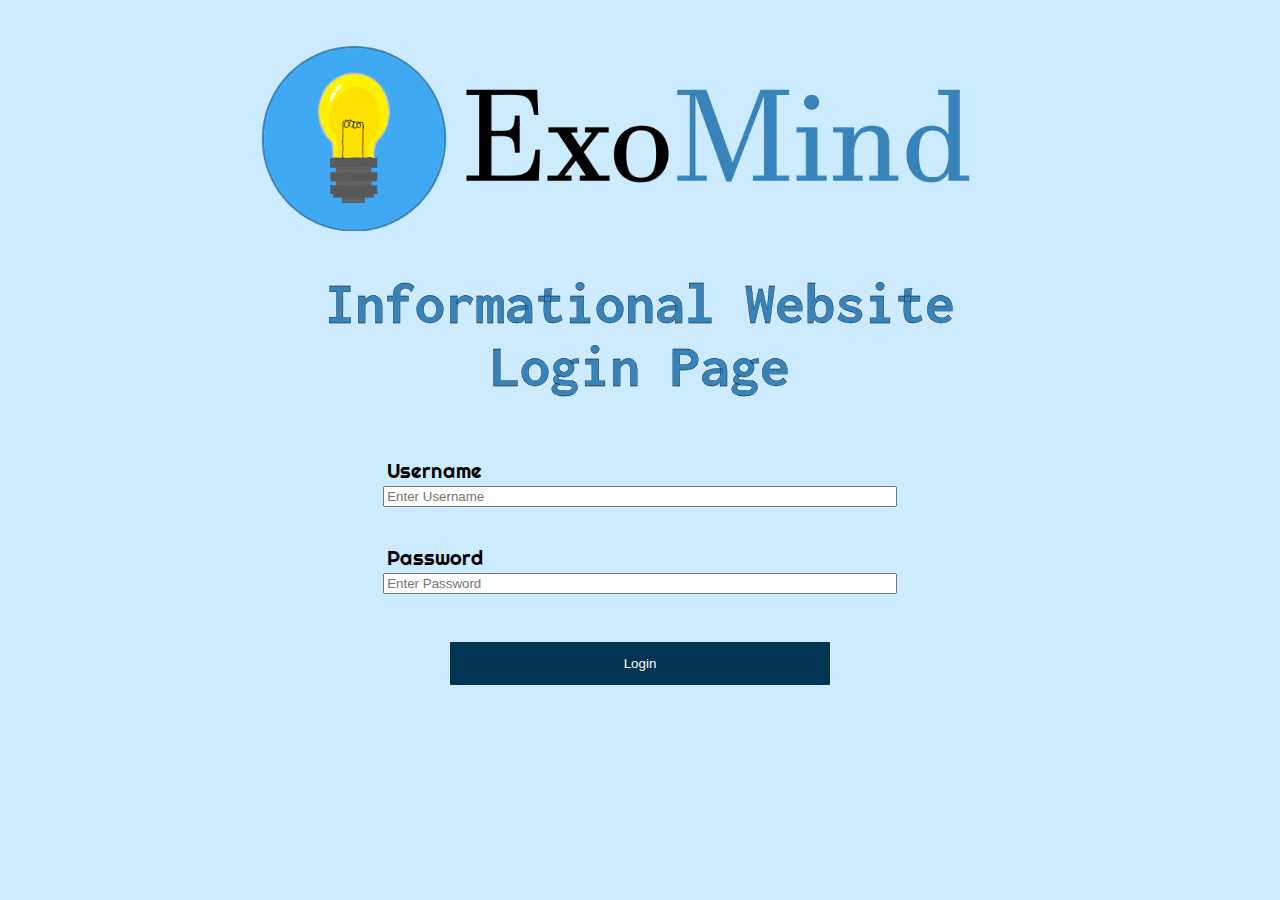
<file: index.html>
<!doctype html>
<head>
  <link rel='stylesheet' href="loginpage.css">
  <title> Login Page </title>
</head>
<header>
  <img src='./images/biglogoclear.png' alt='logo' width=60%>
</header>
<body>
  <h1>Informational Website <br>
  Login Page</h1>
  <form name='login'>
  <p>Username</p>
  <input class='ltext' type='text' placeholder='Enter Username' name='uname' required><br>
  <p>Password</p>
  <input class='ltext' type='text' placeholder='Enter Password' name='pword' required><br>
  <input class='button' type="button" onclick="check(this.form)" value="Login"/>
  </form>
  <script language="javascript">
  function check(form)/*function to check userid & password*/
  {
   /*the following code checkes whether the entered userid and password are matching*/
   if(form.uname.value == "admin" && form.pword.value == "password")
    {
      window.open('homepage.html')/*opens the target page while Id & password matches*/
    }
   else
   {
     alert("Error Incorrect Password or Username")/*displays error message*/
    }
  }
  </script>
</body>
</file>
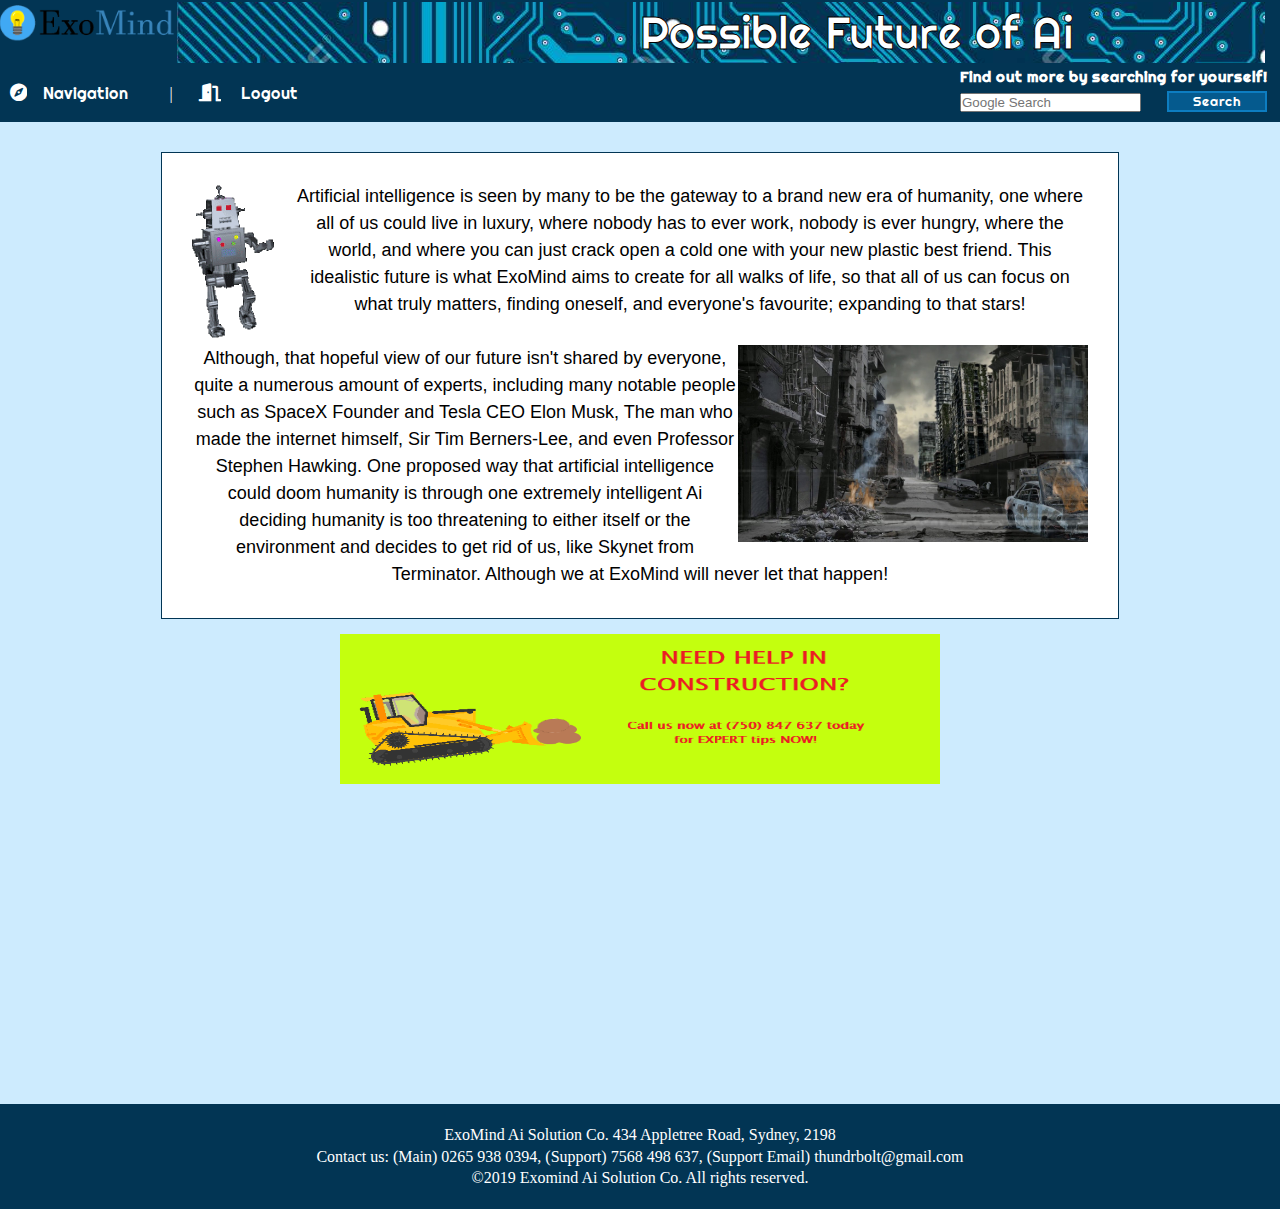
<file: future.html>
<!doctype html>
<html>
  <head>
    <title>Future</title>
    <link rel='stylesheet' href='mainstyles.css'>
  </head>
<body>
  <header>
    <div id='container'>
      <img src='./images/biglogob.png' alt='logo' id='img'>
      <div id='banner'>Possible Future of Ai</div>
    </div>
    <nav>
      <div id='container'>
        <div class="dropdown">
          <i class='fas fa-compass'></i>
          <button class="dropbtn">Navigation</button>
          <div class="dropdown-content">
            <a href="homepage.html">Homepage</a>
            <a href="whatisai.html">What is AI?</a>
            <a href="timeline.html">Timeline of AI</a>
            <a href="future.html">The Future of AI</a>
            <a href="sources.html">Sources</a>
          </div>
        </div>
        <p>| </p>
        <i class='fas fa-door-open'></i>
        <a href='index.html'>Logout</a>
        <div class='ding'><h5>Find out more by searching for yourself!</h5>
        <form action='https://www.google.com/search' method='get'>
          <input type='text' name='q' placeholder='Google Search'>
          <input type='submit' value='Search' class='gb'>
        </form>
        </div>
      </div>
    </nav>
  </header>
  <div id=container2ad1>
    <p id=para style='font-size:18px;'>
      <img src='./images/robotwalk.gif' width=100px style='float:left;'>
      Artificial intelligence is seen by many to be the gateway to a brand new era of humanity, one where all of us could live in luxury, where nobody has to ever work, nobody is ever hungry, where the world, and where you can just crack open a cold one with your new plastic best friend. This idealistic future is what ExoMind aims to create for all walks of life, so that all of us can focus on what truly matters, finding oneself, and everyone's favourite; expanding to that stars!<br>
      </br>
      <img src='./images/apoc.jpg' width=350px style='float:right;'>
      Although, that hopeful view of our future isn't shared by everyone, quite a numerous amount of experts, including many notable people such as SpaceX Founder and Tesla CEO Elon Musk, The man who made the internet himself, Sir Tim Berners-Lee, and even Professor Stephen Hawking. One proposed way that artificial intelligence could doom humanity is through one extremely intelligent Ai deciding humanity is too threatening to either itself or the environment and decides to get rid of us, like Skynet from Terminator. Although we at ExoMind will never let that happen!<br>
    </p>
  </div>
  <img src='./images/ad1.png' class='ad1' style='margin-bottom:300px;'>
</body>
<footer>
  <p>
    ExoMind Ai Solution Co. 434 Appletree Road, Sydney, 2198<br>
    Contact us: (Main) 0265 938 0394, (Support) 7568 498 637, (Support Email) thundrbolt@gmail.com<br>
    ©2019 Exomind Ai Solution Co. All rights reserved.
  </p>
</footer>
</html>
</file>
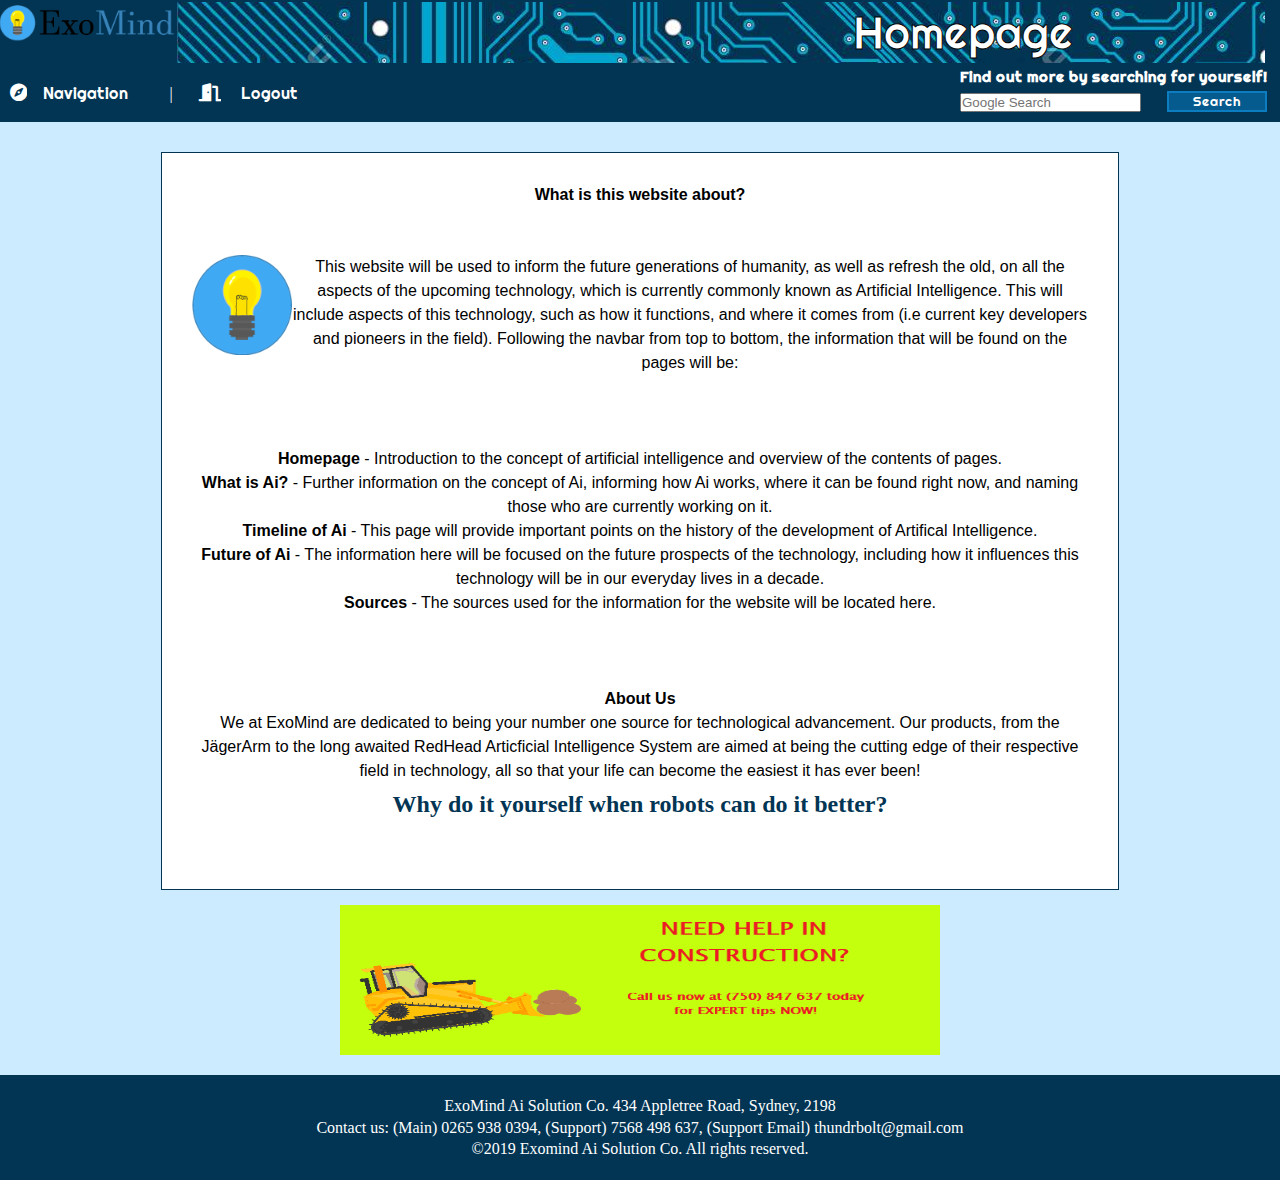
<file: homepage.html>
<!doctype html>
<style>
  p > img {
    float:left;
  }
  h2 {
    color:#023554;
    text-align:center;
    padding:3px;
    margin-top:5px;
  }
</style>
<html>
  <head>
    <title>Homepage</title>
    <link rel='stylesheet' href='mainstyles.css'>
  </head>
<body>
  <header>
    <div id='container'>
      <img src='./images/biglogob.png' alt='logo' id='img'>
      <div id='banner'>Homepage</div>
    </div>
    <nav>
      <div id='container'>
        <div class="dropdown">
          <i class='fas fa-compass'></i>
          <button class="dropbtn">Navigation</button>
          <div class="dropdown-content">
            <a href="homepage.html">Homepage</a>
            <a href="whatisai.html">What is AI?</a>
            <a href="timeline.html">Timeline of AI</a>
            <a href="future.html">The Future of AI</a>
            <a href="sources.html">Sources</a>
          </div>
        </div>
        <p>| </p>
        <i class='fas fa-door-open'></i>
        <a href='index.html'>Logout</a>
        <div class='ding'><h5>Find out more by searching for yourself!</h5>
        <form action='https://www.google.com/search' method='get'>
          <input type='text' name='q' placeholder='Google Search'>
          <input type='submit' value='Search' class='gb'>
        </form>
        </div>
      </div>
    </nav>
    <div id='container2ad1'>
      <p id='para'><b>What is this website about?</b><br>
        <br>
        <br>
        <img src='./images/logo.png' alt='banana' width='100px'>This website will be used to inform the future generations of humanity, as well as refresh the old, on all the aspects of the upcoming technology, which is currently commonly known as Artificial Intelligence. This will include aspects of this technology, such as how it functions, and where it comes from (i.e current key developers and pioneers in the field). Following the navbar from top to bottom, the information that will be found on the pages will be:<br>
        <br>
        <br>
        <br>
        <b>Homepage</b> - Introduction to the concept of artificial intelligence and overview of the contents of pages.<br>
        <b>What is Ai?</b> - Further information on the concept of Ai, informing how Ai works, where it can be found right now, and naming those who are currently working on it.<br>
        <b>Timeline of Ai</b> - This page will provide important points on the history of the development of Artifical Intelligence.<br>
        <b>Future of Ai</b> - The information here will be focused on the future prospects of the technology, including how it influences this technology will be in our everyday lives in a decade.<br>
        <b>Sources</b> - The sources used for the information for the website will be located here.</p>
        <br>
        <br>
        <br>
        <br>
        <p id='para'><b>About Us</b><br>
          We at ExoMind are dedicated to being your number one source for technological advancement. Our products, from the JägerArm to the long awaited RedHead Articficial Intelligence System are aimed at being the cutting edge of their respective field in technology, all so that your life can become the easiest it has ever been!<br>
          <h2><b>Why do it yourself when robots can do it better?</b><h2>
        </p>
        <br>
    </div>
   <a href='error.html'><img src='./images/advert-1.png' alt='ad' class='ad1'></a>
</body>
<footer>
  <p>
    ExoMind Ai Solution Co. 434 Appletree Road, Sydney, 2198<br>
    Contact us: (Main) 0265 938 0394, (Support) 7568 498 637, (Support Email) thundrbolt@gmail.com<br>
    ©2019 Exomind Ai Solution Co. All rights reserved.
  </p>
</footer>
</html>
</file>
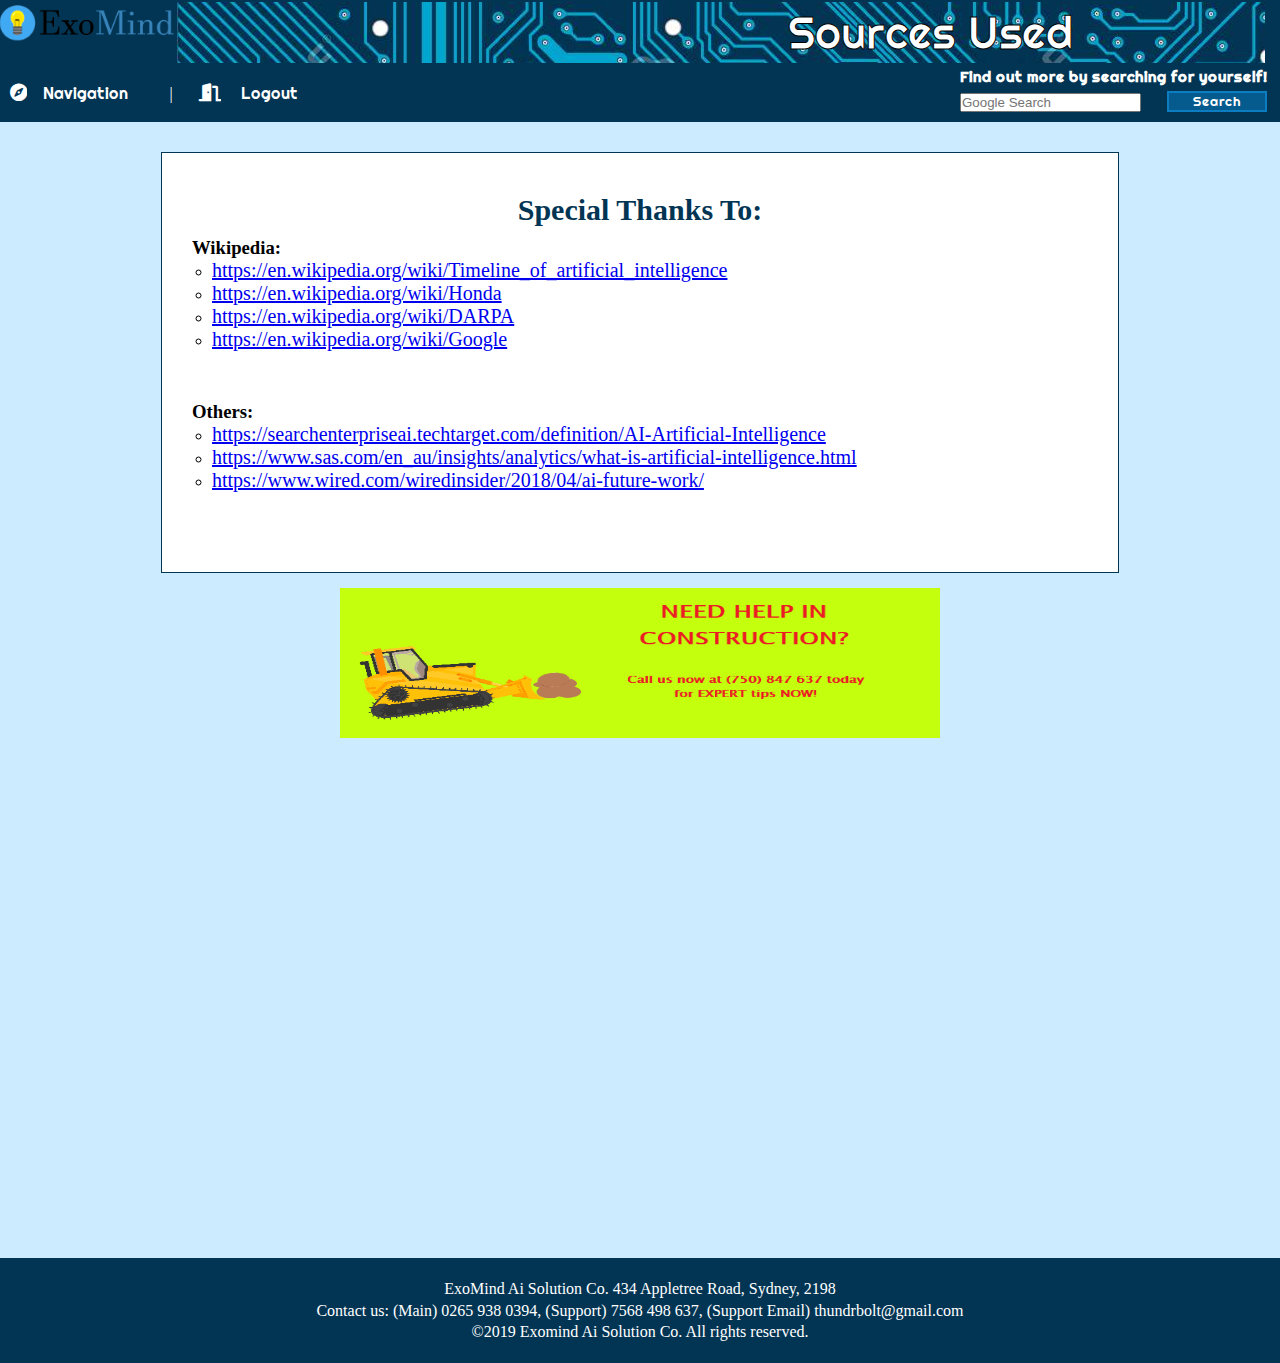
<file: sources.html>
<!doctype html>
<style>
li > a {
  font-size:20px;
}
</style>
<html>
  <head>
    <title>Sources</title>
    <link rel='stylesheet' href='mainstyles.css'>
  </head>
<body>
  <header>
    <div id='container'>
      <img src='./images/biglogob.png' alt='logo' id='img'>
      <div id='banner'>Sources Used</div>
    </div>
    <nav>
      <div id='container'>
        <div class="dropdown">
          <i class='fas fa-compass'></i>
          <button class="dropbtn">Navigation</button>
          <div class="dropdown-content">
            <a href="homepage.html">Homepage</a>
            <a href="whatisai.html">What is AI?</a>
            <a href="timeline.html">Timeline of AI</a>
            <a href="future.html">The Future of AI</a>
            <a href="sources.html">Sources</a>
          </div>
        </div>
        <p>| </p>
        <i class='fas fa-door-open'></i>
        <a href='index.html'>Logout</a>
        <div class='ding'><h5>Find out more by searching for yourself!</h5>
        <form action='https://www.google.com/search' method='get'>
          <input type='text' name='q' placeholder='Google Search'>
          <input type='submit' value='Search' class='gb'>
        </form>
        </div>
      </div>
    </nav>
  </header>
  <div id='container2ad1'>
    <h2 style='color:#023554;text-align:center;padding:10px; font-size:30px;'>Special Thanks To:</h2>
    <h3>Wikipedia:</h3>
    <ul style='list-style-type:circle; margin-left:20px; margin-bottom:50px;'>
      <li><a href='https://en.wikipedia.org/wiki/Timeline_of_artificial_intelligence'>https://en.wikipedia.org/wiki/Timeline_of_artificial_intelligence</a></li>
      <li><a href='https://en.wikipedia.org/wiki/Honda'>https://en.wikipedia.org/wiki/Honda</a></li>
      <li><a href='https://en.wikipedia.org/wiki/DARPA'>https://en.wikipedia.org/wiki/DARPA</a></li>
      <li><a href='https://en.wikipedia.org/wiki/Google'>https://en.wikipedia.org/wiki/Google</a></li>
    </ul>
    <h3>Others: </h3>
    <ul style='list-style-type:circle; margin-left:20px; margin-bottom:50px;'>
      <li><a href='https://searchenterpriseai.techtarget.com/definition/AI-Artificial-Intelligence'>https://searchenterpriseai.techtarget.com/definition/AI-Artificial-Intelligence</a></li>
      <li><a href='https://www.sas.com/en_au/insights/analytics/what-is-artificial-intelligence.html'>https://www.sas.com/en_au/insights/analytics/what-is-artificial-intelligence.html</a></li>
      <li><a href='https://www.wired.com/wiredinsider/2018/04/ai-future-work/'>https://www.wired.com/wiredinsider/2018/04/ai-future-work/</a></li>
    </ul>
  </div>
  <a href='error.html'><img src='./images/ad1.png' alt='ad' class='ad1' style='margin-bottom:500px;'></a>
</body>
<footer>
  <p>
    ExoMind Ai Solution Co. 434 Appletree Road, Sydney, 2198<br>
    Contact us: (Main) 0265 938 0394, (Support) 7568 498 637, (Support Email) thundrbolt@gmail.com<br>
    ©2019 Exomind Ai Solution Co. All rights reserved.
  </p>
</footer>
</html>
</file>
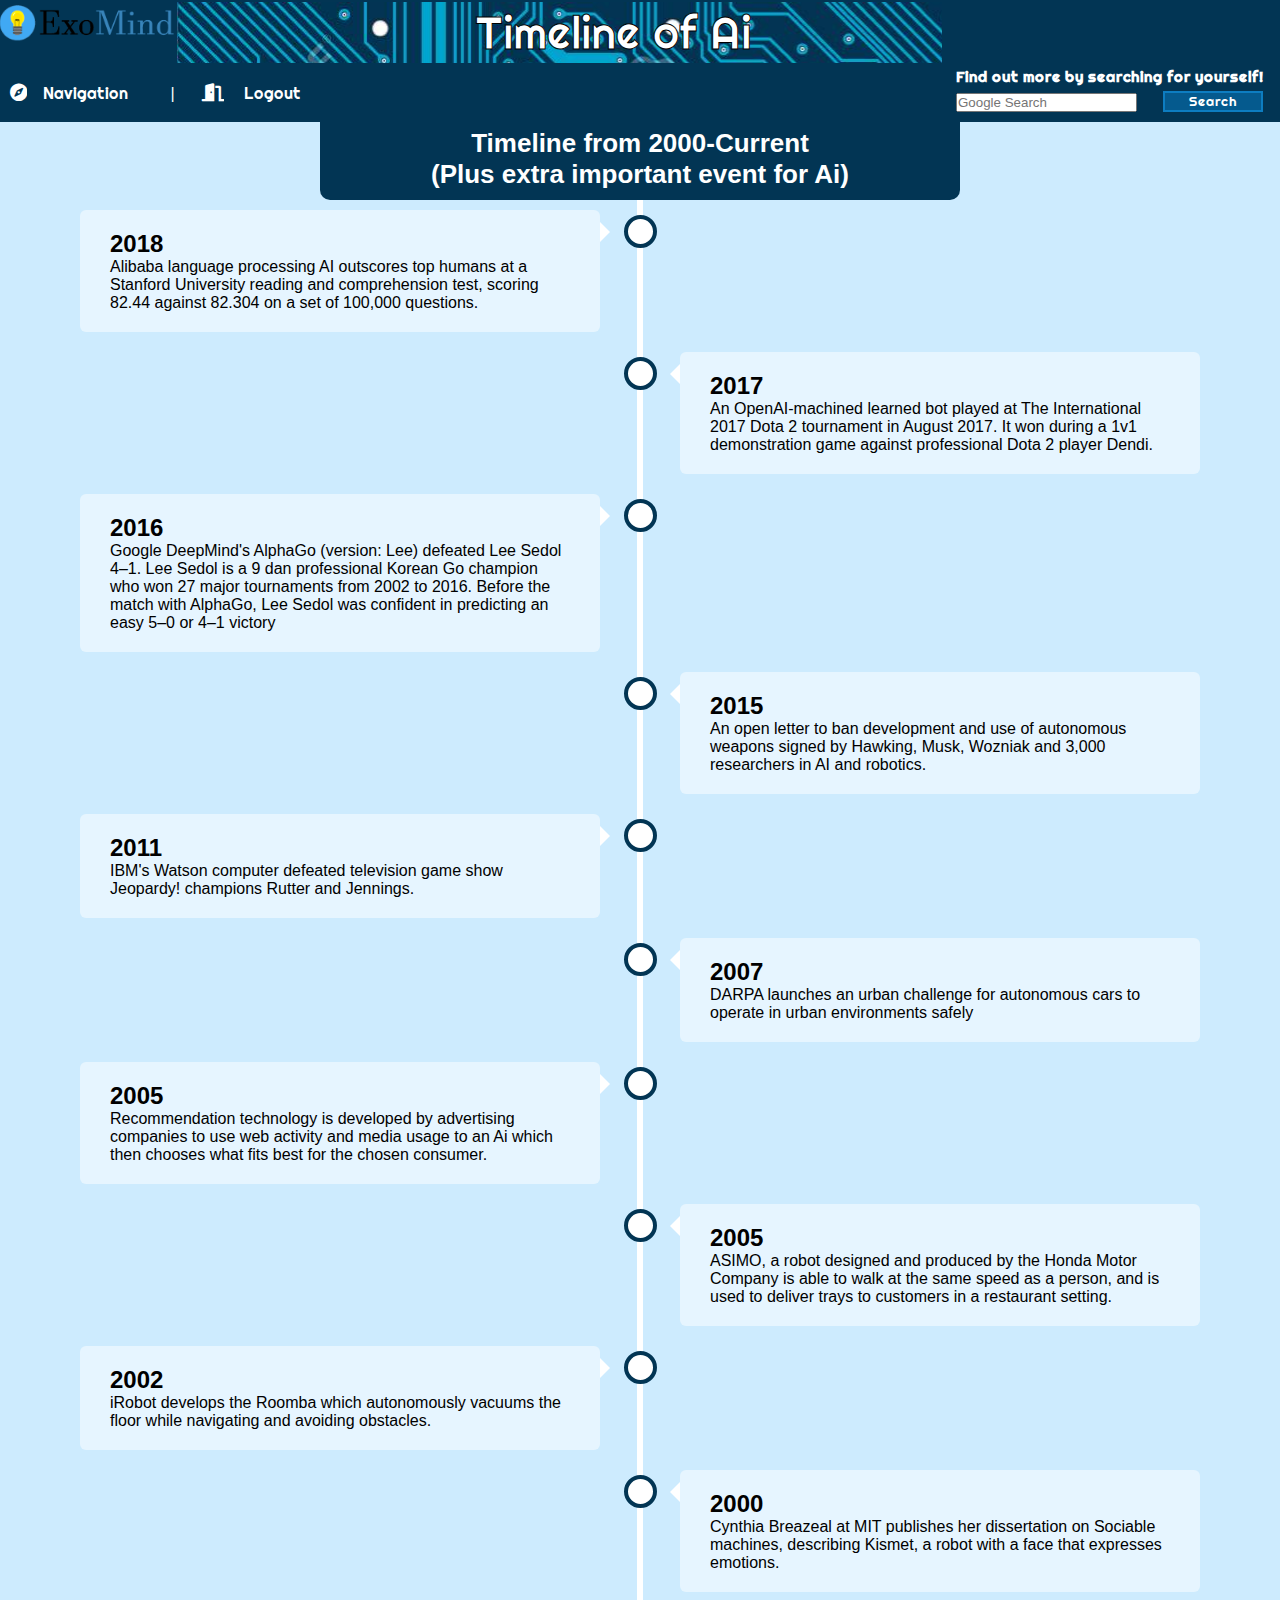
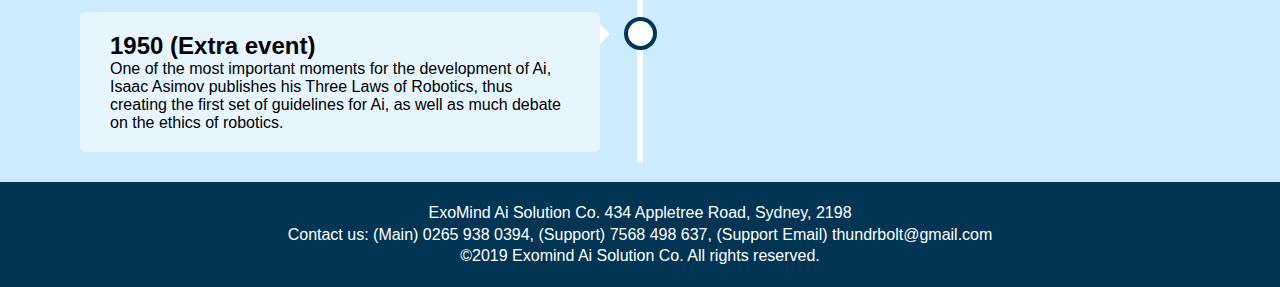
<file: timeline.html>
<!doctype html>
<html>
<style>
* {
  box-sizing: border-box;
}

/* Set a background color */
body {
  background-color: #474e5d;
  font-family: Helvetica, sans-serif;
}

/* The actual timeline (the vertical ruler) */
.timeline {
  position: relative;
  max-width: 1200px;
  margin: 0 auto;
}

/* The actual timeline (the vertical ruler) */
.timeline::after {
  content: '';
  position: absolute;
  width: 6px;
  background-color: white;
  top: 0;
  bottom: 0;
  left: 50%;
  margin-left: -3px;
}

/* Container around content */
.container {
  padding: 10px 40px;
  position: relative;
  background-color: inherit;
  width: 50%;
}

/* The circles on the timeline */
.container::after {
  content: '';
  position: absolute;
  width: 25px;
  height: 25px;
  right: -17px;
  background-color: white;
  border: 4px solid #023554;
  top: 15px;
  border-radius: 50%;
  z-index: 1;
}

/* Place the container to the left */
.left {
  left: 0;
}

/* Place the container to the right */
.right {
  left: 50%;
}

/* Add arrows to the left container (pointing right) */
.left::before {
  content: " ";
  height: 0;
  position: absolute;
  top: 22px;
  width: 0;
  z-index: 1;
  right: 30px;
  border: medium solid white;
  border-width: 10px 0 10px 10px;
  border-color: transparent transparent transparent white;
}

/* Add arrows to the right container (pointing left) */
.right::before {
  content: " ";
  height: 0;
  position: absolute;
  top: 22px;
  width: 0;
  z-index: 1;
  left: 30px;
  border: medium solid rgba(255,255,255,0.5);
  border-width: 10px 10px 10px 0;
  border-color: transparent white transparent transparent;
}

/* Fix the circle for containers on the right side */
.right::after {
  left: -16px;
}
/* The actual content */
.content {
  padding: 20px 30px;
  background-color: rgba(255,255,255,0.5);
  position: relative;
  border-radius: 6px;
}

/* Media queries - Responsive timeline on screens less than 600px wide */
@media screen and (max-width: 600px) {
/* Place the timelime to the left */
  .timeline::after {
    left: 31px;
  }

/* Full-width containers */
  .container {
    width: 100%;
    padding-left: 70px;
    padding-right: 25px;
  }

/* Make sure that all arrows are pointing leftwards */
  .container::before {
    left: 60px;
    border: medium solid white;
    border-width: 10px 10px 10px 0;
    border-color: transparent white transparent transparent;
  }

/* Make sure all circles are at the same spot */
  .left::after, .right::after {
    left: 15px;
  }

/* Make all right containers behave like the left ones */
  .right {
    left: 0%;
  }
}
h1 {
  background-color:#023554;
  text-align:center;
  border-bottom-left-radius:10px;
  border-bottom-right-radius:10px;
  width:50%;
  margin-left:25%;
  margin-right:25%;
  padding:10px 10px;
  color:white;
  font-size:26px;
  margin-top:-4px;
}
</style>
<html>
  <head>
    <title>Timeline</title>
    <link rel='stylesheet' href='mainstyles.css'>
  </head>
<body>
  <header>
    <div id='container'>
      <img src='./images/biglogob.png' alt='logo' id='img'>
      <div id='banner'>Timeline of Ai</div>
    </div>
    <nav>
      <div id='container'>
        <div class="dropdown">
          <i class='fas fa-compass'></i>
          <button class="dropbtn">Navigation</button>
          <div class="dropdown-content">
            <a href="homepage.html">Homepage</a>
            <a href="whatisai.html">What is AI?</a>
            <a href="timeline.html">Timeline of AI</a>
            <a href="future.html">The Future of AI</a>
            <a href="sources.html">Sources</a>
          </div>
        </div>
        <p>| </p>
        <i class='fas fa-door-open'></i>
        <a href='index.html'>Logout</a>
        <div class='ding'><h5>Find out more by searching for yourself!</h5>
        <form action='https://www.google.com/search' method='get'>
          <input type='text' name='q' placeholder='Google Search'>
          <input type='submit' value='Search' class='gb'>
        </form>
        </div>
      </div>
    </nav>
  </header>
  <h1>Timeline from 2000-Current <br>
    (Plus extra important event for Ai)</h1>
  <div class="timeline">
    <div class="container left">
      <div class="content">
        <h2>2018</h2>
        <p>Alibaba language processing AI outscores top humans at a Stanford University reading and comprehension test, scoring 82.44 against 82.304 on a set of 100,000 questions.</p>
      </div>
    </div>
    <div class="container right">
      <div class="content">
        <h2>2017</h2>
        <p>An OpenAI-machined learned bot played at The International 2017 Dota 2 tournament in August 2017. It won during a 1v1 demonstration game against professional Dota 2 player Dendi.</p>
      </div>
    </div>
    <div class="container left">
      <div class="content">
        <h2>2016</h2>
        <p>Google DeepMind's AlphaGo (version: Lee) defeated Lee Sedol 4–1. Lee Sedol is a 9 dan professional Korean Go champion who won 27 major tournaments from 2002 to 2016. Before the match with AlphaGo, Lee Sedol was confident in predicting an easy 5–0 or 4–1 victory</p>
      </div>
    </div>
    <div class="container right">
      <div class="content">
        <h2>2015</h2>
        <p>An open letter to ban development and use of autonomous weapons signed by Hawking, Musk, Wozniak and 3,000 researchers in AI and robotics.</p>
      </div>
    </div>
    <div class="container left">
      <div class="content">
        <h2>2011</h2>
        <p>IBM's Watson computer defeated television game show Jeopardy! champions Rutter and Jennings.</p>
      </div>
    </div>
    <div class="container right">
      <div class="content">
        <h2>2007</h2>
        <p>DARPA launches an urban challenge for autonomous cars to operate in urban environments safely</p>
      </div>
    </div>
    <div class="container left">
      <div class="content">
        <h2>2005</h2>
        <p>Recommendation technology is developed by advertising companies to use web activity and media usage to an Ai which then chooses what fits best for the chosen consumer.
        </p>
      </div>
    </div>
    <div class="container right">
      <div class="content">
        <h2>2005</h2>
        <p>ASIMO, a robot designed and produced by the Honda Motor Company is able to walk at the same speed as a person, and is used to deliver trays to customers in a restaurant setting.</p>
      </div>
    </div>
    <div class="container left">
      <div class="content">
        <h2>2002</h2>
        <p>iRobot develops the Roomba which autonomously vacuums the floor while navigating and avoiding obstacles.</p>
      </div>
    </div>
    <div class="container right">
      <div class="content">
        <h2>2000</h2>
        <p>Cynthia Breazeal at MIT publishes her dissertation on Sociable machines, describing Kismet, a robot with a face that expresses emotions.</p>
      </div>
    </div>
    <div class="container left">
      <div class="content">
        <h2>1950 (Extra event)</h2>
        <p>One of the most important moments for the development of Ai, Isaac Asimov publishes his Three Laws of Robotics, thus creating the first set of guidelines for Ai, as well as much debate on the ethics of robotics.</p>
      </div>
    </div>
  </div>
</body>
<footer>
  <p>
    ExoMind Ai Solution Co. 434 Appletree Road, Sydney, 2198<br>
    Contact us: (Main) 0265 938 0394, (Support) 7568 498 637, (Support Email) thundrbolt@gmail.com<br>
    ©2019 Exomind Ai Solution Co. All rights reserved.
  </p>
</footer>
</html>
</file>
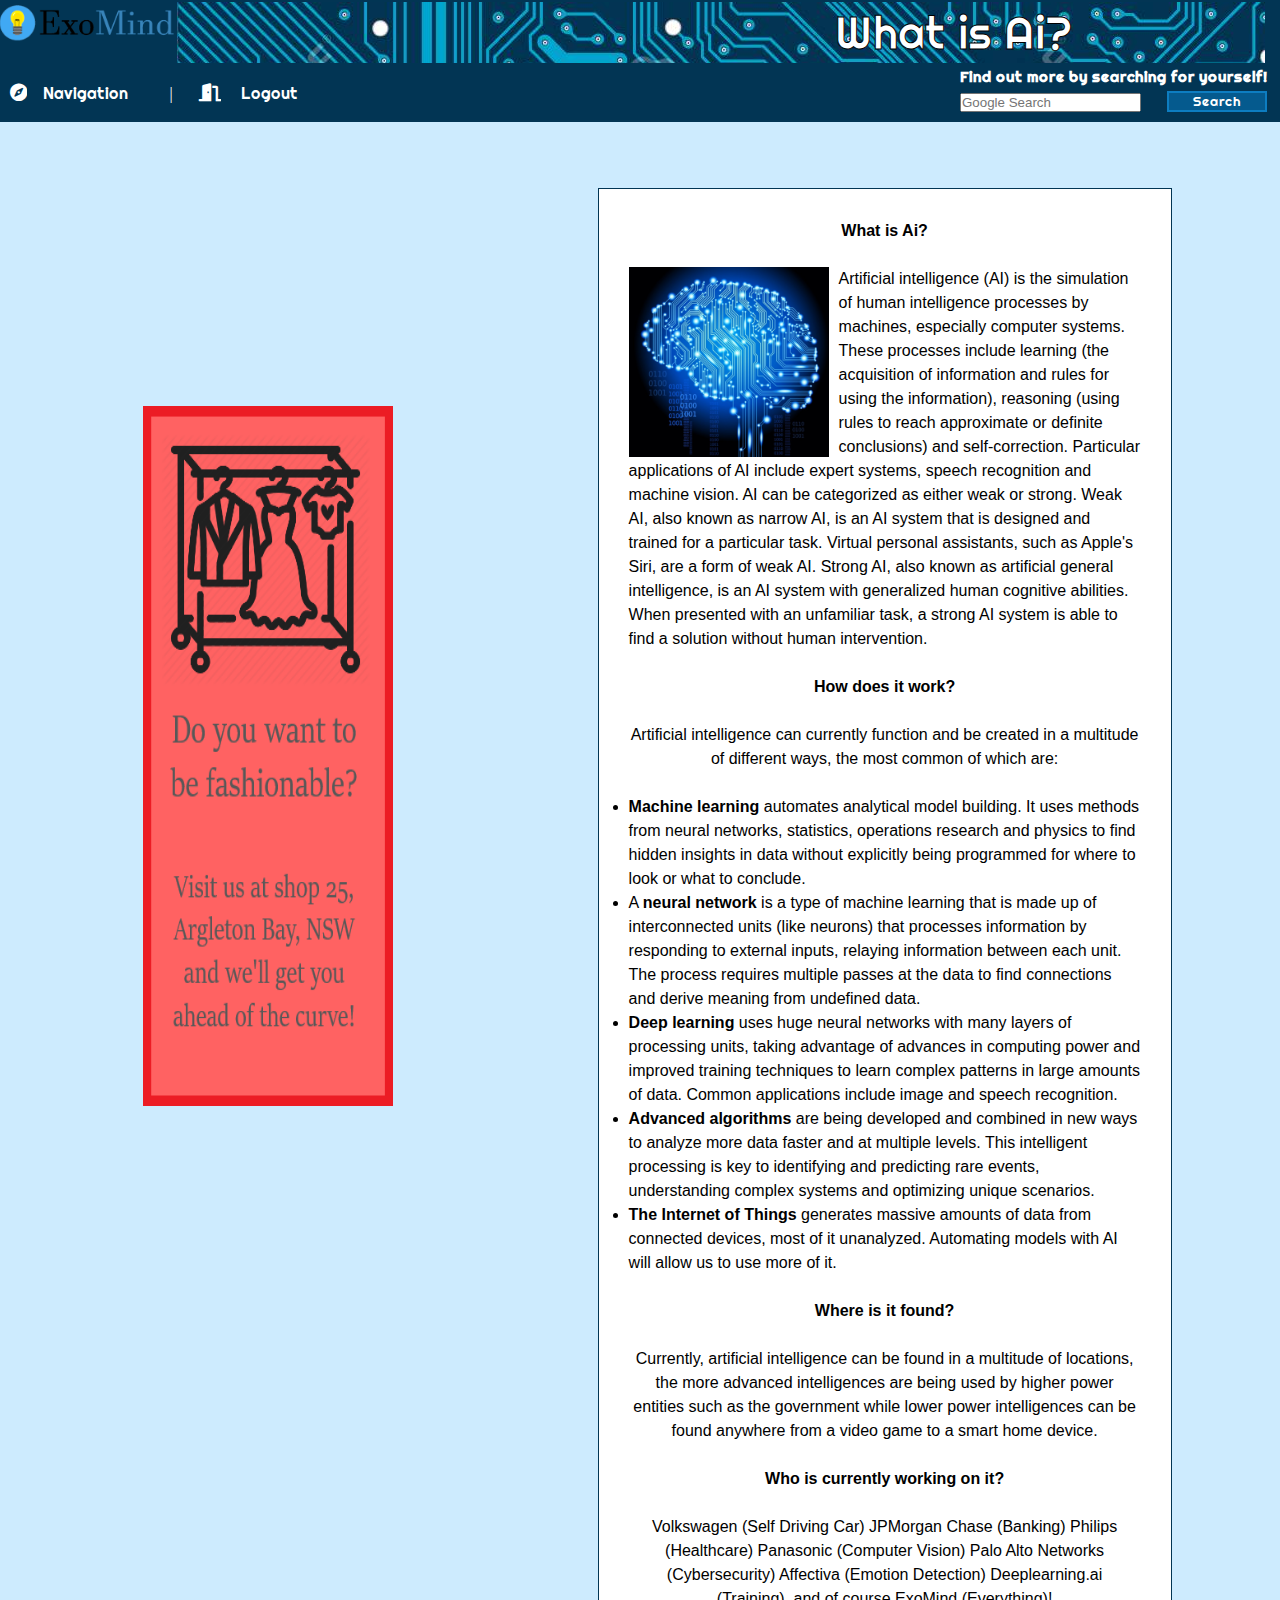
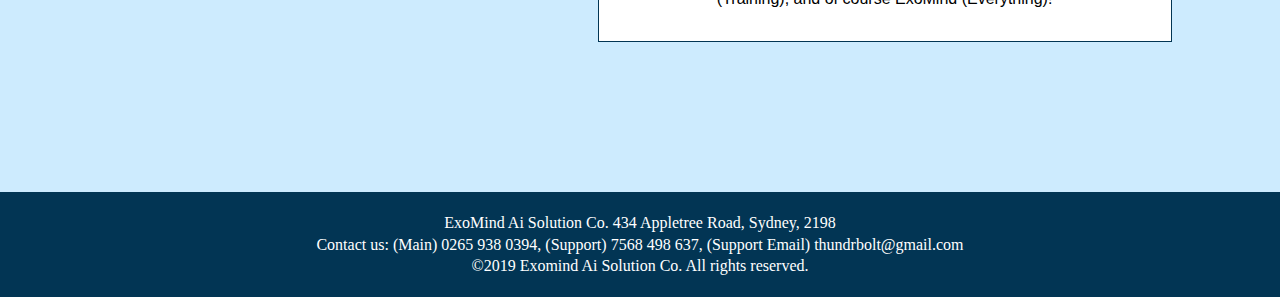
<file: whatisai.html>
<!doctype html>
<style>
ul {
  font-size:16px;
  line-height:1.5;
  font-family:sans-serif;
}
</style>
<html>
  <head>
    <title>What is Ai</title>
    <link rel='stylesheet' href='mainstyles.css'>
  </head>
<body>
  <header>
    <div id='container'>
      <img src='./images/biglogob.png' alt='logo' id='img'>
      <div id='banner'>What is Ai?</div>
    </div>
    <nav>
      <div id='container'>
        <div class="dropdown">
          <i class='fas fa-compass'></i>
          <button class="dropbtn">Navigation</button>
          <div class="dropdown-content">
            <a href="homepage.html">Homepage</a>
            <a href="whatisai.html">What is AI?</a>
            <a href="timeline.html">Timeline of AI</a>
            <a href="future.html">The Future of AI</a>
            <a href="sources.html">Sources</a>
          </div>
        </div>
        <p>| </p>
        <i class='fas fa-door-open'></i>
        <a href='index.html'>Logout</a>
        <div class='ding'><h5>Find out more by searching for yourself!</h5>
        <form action='https://www.google.com/search' method='get'>
          <input type='text' name='q' placeholder='Google Search'>
          <input type='submit' value='Search' class='gb'>
        </form>
        </div>
      </div>
    </nav>
  </header>
  <div class='apple' style='border:2px solid #cdebfe; margin-top:5%; margin-bottom:10%; width:100%; margin-left:5%;'>
    <a href='error.html'><img src='./images/ad2.png' alt='ad2' class='ad2' style='margin-top:17%;'></a>
    <div id='container2ad2'>
      <p id='para'><b>What is Ai?</b><br>
        <br>
        <img src='./images/aibrain.jpg' style='float:left; width:200px; margin-right:10px;'>
      <p id='para' style='text-align:left'>
        Artificial intelligence (AI) is the simulation of human intelligence processes by machines, especially computer systems. These processes include learning (the acquisition of information and rules for using the information), reasoning (using rules to reach approximate or definite conclusions) and self-correction. Particular applications of AI include expert systems, speech recognition and machine vision. AI can be categorized as either weak or strong. Weak AI, also known as narrow AI, is an AI system that is designed and trained for a particular task. Virtual personal assistants, such as Apple's Siri, are a form of weak AI. Strong AI, also known as artificial general intelligence, is an AI system with generalized human cognitive abilities. When presented with an unfamiliar task, a strong AI system is able to find a solution without human intervention.<br>
        <br>
      </p>
      <p id ='para'>
        <b>How does it work?</b><br>
        <br>
        Artificial intelligence can currently function and be created in a multitude of different ways, the most common of which are:<br>
        <br>
      </p>
      </p>
        <ul>
          <li><b>Machine learning</b> automates analytical model building. It uses methods from neural networks, statistics, operations research and physics to find hidden insights in data without explicitly being programmed for where to look or what to conclude.</li>
          <li>A <b>neural network</b> is a type of machine learning that is made up of interconnected units (like neurons) that processes information by responding to external inputs, relaying information between each unit. The process requires multiple passes at the data to find connections and derive meaning from undefined data.</li>
          <li><b>Deep learning</b> uses huge neural networks with many layers of processing units, taking advantage of advances in computing power and improved training techniques to learn complex patterns in large amounts of data. Common applications include image and speech recognition.</li>
          <li><b>Advanced algorithms</b> are being developed and combined in new ways to analyze more data faster and at multiple levels. This intelligent processing is key to identifying and predicting rare events, understanding complex systems and optimizing unique scenarios.</li>
          <li><b>The Internet of Things</b> generates massive amounts of data from connected devices, most of it unanalyzed. Automating models with AI will allow us to use more of it.</li>
        </ul>
      <p id='para'>
        <br>
        <b>Where is it found?</b><br>
        <br>
        Currently, artificial intelligence can be found in a multitude of locations, the more advanced intelligences are being used by higher power entities such as the government while lower power intelligences can be found anywhere from a video game to a smart home device. <br>
        <br>
        <b>Who is currently working on it?</b><br>
        <br>
        Volkswagen (Self Driving Car) JPMorgan Chase (Banking) Philips (Healthcare) Panasonic (Computer Vision) Palo Alto Networks (Cybersecurity) Affectiva (Emotion Detection) Deeplearning.ai (Training), and of course ExoMind (Everything)!<br>
      </p>
    </div>
  </div>
</body>
<footer>
  <p>
    ExoMind Ai Solution Co. 434 Appletree Road, Sydney, 2198<br>
    Contact us: (Main) 0265 938 0394, (Support) 7568 498 637, (Support Email) thundrbolt@gmail.com<br>
    ©2019 Exomind Ai Solution Co. All rights reserved.
  </p>
</footer>
</html>
</file>
<file: loginpage.css>
@import url('https://fonts.googleapis.com/css?family=Inconsolata');
@import url('https://fonts.googleapis.com/css?family=Righteous');
h1 {
  color:#3884ba;
  font-size:60px;
  -webkit-text-stroke: 0.3px black;
  font-family:Inconsolata, sans-serif;
  text-align:center;
  font-weight:bold;
}
body {
  width:auto;
  background-color:#cdebfe;
  height:850px;
}
img {
  padding-top:3%;
  display:block;
  margin-left:auto;
  margin-right:auto;
}
p {
  display:inline-block;
  padding-right:7px;
  font-family:righteous;
  margin-bottom:2px;
  font-size:20px;
  padding-left:30%;
}
.button {
  background-color:#023554;
  border:none;
  color:white;
  padding: 14px 20px;
  width:30%;
  margin-left:auto;
  margin-right:auto;
  display:block;
  margin-top:30px;
  cursor:pointer;
}
.button:hover {
  opacity:0.8;
}
.ltext {
  width:40%;
  margin-left:auto;
  margin-right:auto;
  display:block;
}
</file>
<file: mainstyles.css>
@import url('navbanner.css');
@import url('https://use.fontawesome.com/releases/v5.8.2/css/all.css');
html {
  height:100%;
}
body {
  background-color:#cdebfe;
  display:flex;
  flex-direction:column;
  height:100vh;
  overflow-x:hidden;
}
#container2ad2 {
  border: 1px solid #023554;
  width:40%;
  padding:30px 30px;
  background-color:white;
  float:left;
  margin-left:10%;
}
#container2ad1 {
  border: 1px solid #023554;
  width:70%;
  display:block;
  margin-left:auto;
  margin-right:auto;
  padding:30px 30px;
  background-color:white;
  margin-top:30px;
}
#para {
  font-size:16px;
  text-align:center;
  font-family:sans-serif;
  line-height:1.5;
}
footer {
  background-color: #023554;
  margin-top:20px;
  width:100%;
  flex-shrink:0;
}
footer > p {
  color:white;
  padding:20px;
  line-height:1.35;
  text-align:center;
  flex: 1 0 auto;
}
.ad1 {
  width:600px;
  display:block;
  margin-left:auto;
  margin-right:auto;
  border:0;
  margin-top:15px;
  height:150px;
}
.ad2 {
  width:250px;
  height:700px;
  float:left;
  margin:6%;
  display:block;
}
</file>
